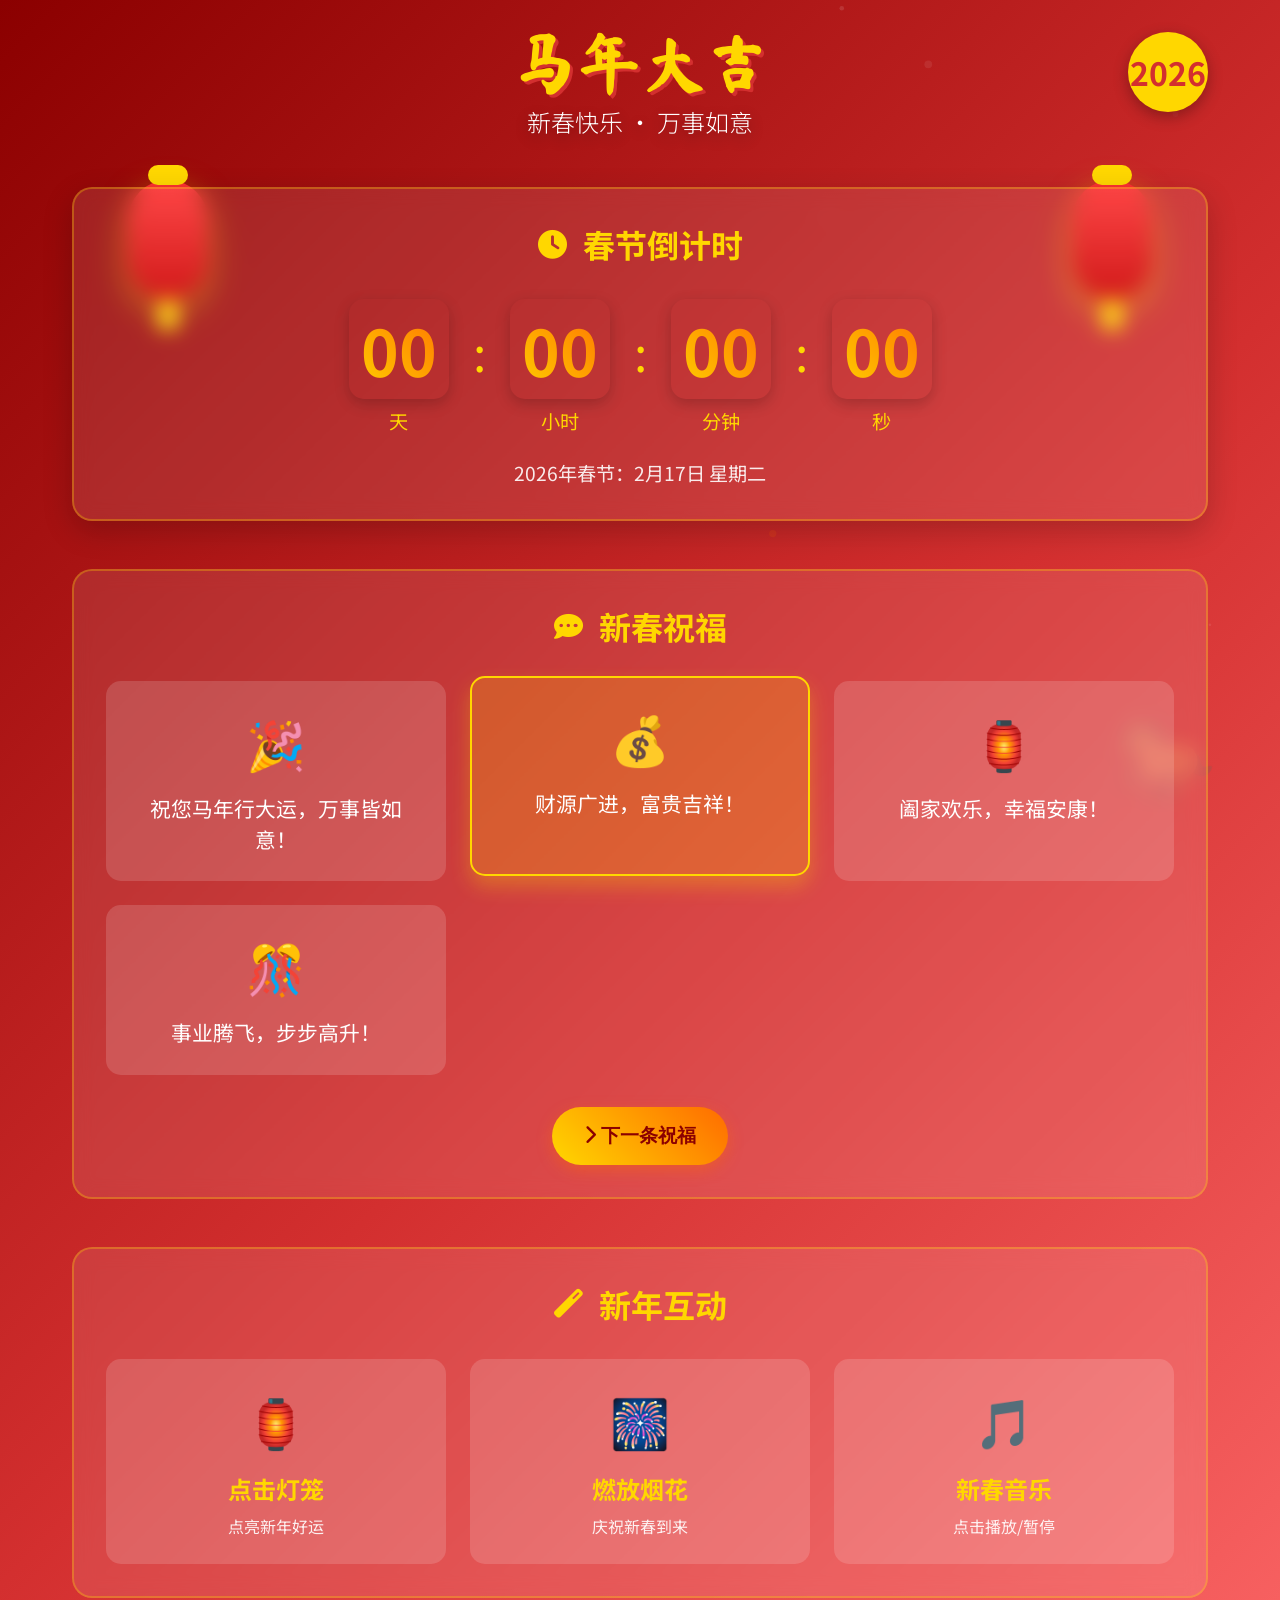
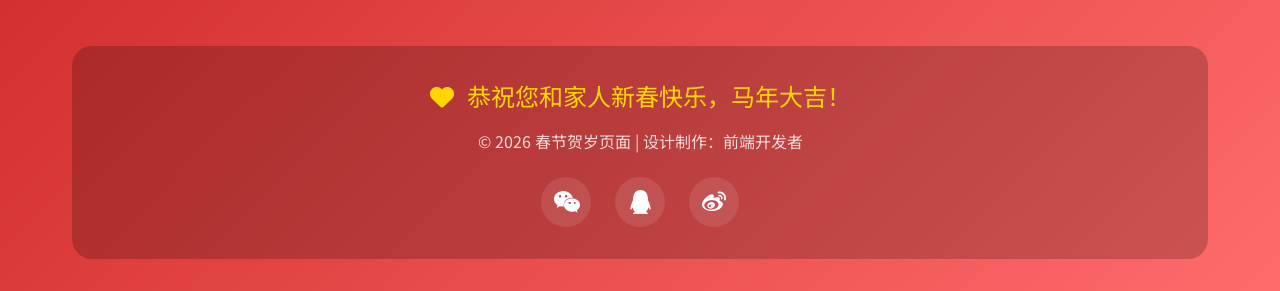
<file: newyear/index.html>
<!DOCTYPE html>
<html lang="zh-CN">

<head>
    <meta charset="UTF-8">
    <meta name="viewport" content="width=device-width, initial-scale=1.0">
    <title>马年大吉 - 春节贺岁</title>
    <link rel="stylesheet" href="style.css">
    <link rel="stylesheet" href="https://cdnjs.cloudflare.com/ajax/libs/font-awesome/6.4.0/css/all.min.css">
    <link href="https://fonts.googleapis.com/css2?family=Ma+Shan+Zheng&family=Noto+Sans+SC:wght@300;400;700&display=swap" rel="stylesheet">
    <link rel="icon" href="data:image/svg+xml,<svg xmlns=%22http://www.w3.org/2000/svg%22 viewBox=%220 0 100 100%22><text y=%22.9em%22 font-size=%2290%22>🐎</text></svg>">
</head>

<body>
    <!-- 背景装饰元素 -->
    <div class="bg-decoration">
        <div class="lantern left-lantern"></div>
        <div class="lantern right-lantern"></div>
        <div class="fu-character">福</div>
        <div class="fu-character">福</div>
        <div class="fu-character">福</div>
        <div class="horse-decoration">🐎</div>
    </div>

    <!-- 烟花画布 -->
    <canvas id="fireworksCanvas"></canvas>

    <!-- 主容器 -->
    <div class="container">
        <!-- 头部 -->
        <header class="header">
            <h1 class="title">
                <span class="title-text">马年大吉</span>
                <span class="title-sub">新春快乐 · 万事如意</span>
            </h1>
            <div class="year-badge">2026</div>
        </header>

        <!-- 倒计时区域 -->
        <section class="countdown-section">
            <h2 class="section-title">
                <i class="fas fa-clock"></i> 春节倒计时
            </h2>
            <div class="countdown-container">
                <div class="countdown-item">
                    <div class="countdown-number" id="days">00</div>
                    <div class="countdown-label">天</div>
                </div>
                <div class="countdown-separator">:</div>
                <div class="countdown-item">
                    <div class="countdown-number" id="hours">00</div>
                    <div class="countdown-label">小时</div>
                </div>
                <div class="countdown-separator">:</div>
                <div class="countdown-item">
                    <div class="countdown-number" id="minutes">00</div>
                    <div class="countdown-label">分钟</div>
                </div>
                <div class="countdown-separator">:</div>
                <div class="countdown-item">
                    <div class="countdown-number" id="seconds">00</div>
                    <div class="countdown-label">秒</div>
                </div>
            </div>
            <p class="countdown-date">2026年春节：2月17日 星期二</p>
        </section>

        <!-- 祝福语区域 -->
        <section class="blessings-section">
            <h2 class="section-title">
                <i class="fas fa-comment-dots"></i> 新春祝福
            </h2>
            <div class="blessings-container">
                <div class="blessing-card active" id="blessing1">
                    <div class="blessing-icon">🎉</div>
                    <p class="blessing-text">祝您马年行大运，万事皆如意！</p>
                </div>
                <div class="blessing-card" id="blessing2">
                    <div class="blessing-icon">💰</div>
                    <p class="blessing-text">财源广进，富贵吉祥！</p>
                </div>
                <div class="blessing-card" id="blessing3">
                    <div class="blessing-icon">🏮</div>
                    <p class="blessing-text">阖家欢乐，幸福安康！</p>
                </div>
                <div class="blessing-card" id="blessing4">
                    <div class="blessing-icon">🎊</div>
                    <p class="blessing-text">事业腾飞，步步高升！</p>
                </div>
            </div>
            <button class="next-blessing-btn" id="nextBlessing">
                <i class="fas fa-chevron-right"></i> 下一条祝福
            </button>
        </section>

        <!-- 交互区域 -->
        <section class="interactive-section">
            <h2 class="section-title">
                <i class="fas fa-magic"></i> 新年互动
            </h2>
            <div class="interactive-container">
                <div class="interactive-item" id="lanternClick">
                    <div class="interactive-icon">🏮</div>
                    <p class="interactive-text">点击灯笼</p>
                    <p class="interactive-desc">点亮新年好运</p>
                </div>
                <div class="interactive-item" id="fireworksBtn">
                    <div class="interactive-icon">🎆</div>
                    <p class="interactive-text">燃放烟花</p>
                    <p class="interactive-desc">庆祝新春到来</p>
                </div>
                <div class="interactive-item" id="musicToggle">
                    <div class="interactive-icon">🎵</div>
                    <p class="interactive-text">新春音乐</p>
                    <p class="interactive-desc">点击播放/暂停</p>
                </div>
            </div>
        </section>

        <!-- 底部 -->
        <footer class="footer">
            <p class="footer-text">
                <i class="fas fa-heart"></i> 恭祝您和家人新春快乐，马年大吉！
            </p>
            <p class="footer-copyright">
                © 2026 春节贺岁页面 | 设计制作：前端开发者
            </p>
            <div class="social-icons">
                <div class="social-icon"><i class="fab fa-weixin"></i></div>
                <div class="social-icon"><i class="fab fa-qq"></i></div>
                <div class="social-icon"><i class="fab fa-weibo"></i></div>
            </div>
        </footer>
    </div>

    <!-- 音频元素 -->
    <audio id="newYearMusic" loop>
        <source src="https://assets.mixkit.co/music/preview/mixkit-happy-new-year-2025-1294.mp3" type="audio/mpeg">
    </audio>
    <audio id="lanternSound">
        <source src="https://assets.mixkit.co/sfx/preview/mixkit-bell-notification-933.mp3" type="audio/mpeg">
    </audio>

    <script src="script.js"></script>
</body>

</html>
</file>
<file: newyear/style.css>
/* 基础重置和全局样式 */

* {
    margin: 0;
    padding: 0;
    box-sizing: border-box;
}

body {
    font-family: 'Noto Sans SC', sans-serif;
    background: linear-gradient(135deg, #8b0000 0%, #d32f2f 50%, #ff6b6b 100%);
    color: #fff;
    min-height: 100vh;
    overflow-x: hidden;
    position: relative;
}


/* 背景装饰元素 */

.bg-decoration {
    position: fixed;
    top: 0;
    left: 0;
    width: 100%;
    height: 100%;
    pointer-events: none;
    z-index: -1;
}


/* 灯笼样式 */

.lantern {
    position: absolute;
    width: 80px;
    height: 120px;
    background: linear-gradient(to bottom, #ff3333, #cc0000);
    border-radius: 40px;
    box-shadow: 0 10px 30px rgba(255, 215, 0, 0.5);
    top: 20%;
}

.left-lantern {
    left: 10%;
    animation: swingLeft 4s ease-in-out infinite;
}

.right-lantern {
    right: 10%;
    animation: swingRight 4s ease-in-out infinite 0.5s;
}

.lantern::before {
    content: '';
    position: absolute;
    top: -15px;
    left: 50%;
    transform: translateX(-50%);
    width: 40px;
    height: 20px;
    background: #ffd700;
    border-radius: 10px;
}

.lantern::after {
    content: '';
    position: absolute;
    bottom: -30px;
    left: 50%;
    transform: translateX(-50%);
    width: 20px;
    height: 30px;
    background: #ffd700;
    border-radius: 5px;
}


/* 福字样式 */

.fu-character {
    position: absolute;
    font-size: 3rem;
    font-family: 'Ma Shan Zheng', cursive;
    color: #ffd700;
    opacity: 0.7;
    animation: floatDown 15s linear infinite;
}

.fu-character:nth-child(3) {
    left: 15%;
    top: -50px;
    animation-delay: 0s;
}

.fu-character:nth-child(4) {
    left: 50%;
    top: -50px;
    animation-delay: 5s;
}

.fu-character:nth-child(5) {
    left: 80%;
    top: -50px;
    animation-delay: 10s;
}


/* 马装饰 */

.horse-decoration {
    position: absolute;
    font-size: 5rem;
    bottom: 10%;
    right: 5%;
    opacity: 0.3;
    animation: horseMove 20s linear infinite;
}


/* 烟花画布 */

#fireworksCanvas {
    position: fixed;
    top: 0;
    left: 0;
    width: 100%;
    height: 100%;
    pointer-events: none;
    z-index: -1;
}


/* 主容器 */

.container {
    max-width: 1200px;
    margin: 0 auto;
    padding: 2rem;
    position: relative;
    z-index: 1;
}


/* 头部样式 */

.header {
    text-align: center;
    margin-bottom: 3rem;
    position: relative;
}

.title {
    font-size: 4rem;
    margin-bottom: 1rem;
    text-shadow: 0 5px 15px rgba(0, 0, 0, 0.3);
}

.title-text {
    display: block;
    font-family: 'Ma Shan Zheng', cursive;
    color: #ffd700;
    text-shadow: 3px 3px 0 #d32f2f;
}

.title-sub {
    display: block;
    font-size: 1.5rem;
    color: #fff;
    margin-top: 0.5rem;
    font-weight: 300;
}

.year-badge {
    position: absolute;
    top: 0;
    right: 0;
    background: #ffd700;
    color: #d32f2f;
    width: 80px;
    height: 80px;
    border-radius: 50%;
    display: flex;
    align-items: center;
    justify-content: center;
    font-size: 2rem;
    font-weight: bold;
    box-shadow: 0 5px 15px rgba(0, 0, 0, 0.3);
    animation: pulse 2s infinite;
}


/* 区域标题 */

.section-title {
    font-size: 2rem;
    margin-bottom: 2rem;
    color: #ffd700;
    text-align: center;
    display: flex;
    align-items: center;
    justify-content: center;
    gap: 1rem;
}

.section-title i {
    font-size: 1.8rem;
}


/* 倒计时区域 */

.countdown-section {
    background: rgba(255, 255, 255, 0.1);
    backdrop-filter: blur(10px);
    border-radius: 20px;
    padding: 2rem;
    margin-bottom: 3rem;
    border: 2px solid rgba(255, 215, 0, 0.3);
    box-shadow: 0 10px 30px rgba(0, 0, 0, 0.2);
}

.countdown-container {
    display: flex;
    justify-content: center;
    align-items: center;
    gap: 1.5rem;
    margin-bottom: 1.5rem;
}

.countdown-item {
    text-align: center;
}

.countdown-number {
    font-size: 4rem;
    font-weight: bold;
    background: linear-gradient(45deg, #ffd700, #ff6b00);
    -webkit-background-clip: text;
    -webkit-text-fill-color: transparent;
    background-clip: text;
    min-width: 100px;
    height: 100px;
    display: flex;
    align-items: center;
    justify-content: center;
    background-color: rgba(255, 255, 255, 0.1);
    border-radius: 15px;
    box-shadow: 0 5px 15px rgba(0, 0, 0, 0.2);
    animation: countdownPulse 1s infinite;
}

.countdown-label {
    font-size: 1.2rem;
    color: #ffd700;
    margin-top: 0.5rem;
}

.countdown-separator {
    font-size: 3rem;
    color: #ffd700;
    margin-bottom: 2rem;
}

.countdown-date {
    text-align: center;
    font-size: 1.2rem;
    color: #fff;
    opacity: 0.9;
}


/* 祝福语区域 */

.blessings-section {
    background: rgba(255, 255, 255, 0.1);
    backdrop-filter: blur(10px);
    border-radius: 20px;
    padding: 2rem;
    margin-bottom: 3rem;
    border: 2px solid rgba(255, 215, 0, 0.3);
}

.blessings-container {
    display: grid;
    grid-template-columns: repeat(auto-fit, minmax(250px, 1fr));
    gap: 1.5rem;
    margin-bottom: 2rem;
}

.blessing-card {
    background: rgba(255, 255, 255, 0.15);
    border-radius: 15px;
    padding: 1.5rem;
    text-align: center;
    transition: all 0.3s ease;
    border: 2px solid transparent;
}

.blessing-card.active {
    background: rgba(255, 215, 0, 0.2);
    border-color: #ffd700;
    transform: translateY(-5px);
    box-shadow: 0 10px 20px rgba(255, 215, 0, 0.3);
}

.blessing-icon {
    font-size: 3rem;
    margin-bottom: 1rem;
}

.blessing-text {
    font-size: 1.3rem;
    line-height: 1.5;
}

.next-blessing-btn {
    display: block;
    margin: 0 auto;
    padding: 1rem 2rem;
    background: linear-gradient(45deg, #ffd700, #ff6b00);
    color: #8b0000;
    border: none;
    border-radius: 50px;
    font-size: 1.2rem;
    font-weight: bold;
    cursor: pointer;
    transition: all 0.3s ease;
    box-shadow: 0 5px 15px rgba(255, 107, 0, 0.4);
}

.next-blessing-btn:hover {
    transform: translateY(-3px);
    box-shadow: 0 8px 20px rgba(255, 107, 0, 0.6);
}

.next-blessing-btn:active {
    transform: translateY(0);
}


/* 交互区域 */

.interactive-section {
    background: rgba(255, 255, 255, 0.1);
    backdrop-filter: blur(10px);
    border-radius: 20px;
    padding: 2rem;
    margin-bottom: 3rem;
    border: 2px solid rgba(255, 215, 0, 0.3);
}

.interactive-container {
    display: grid;
    grid-template-columns: repeat(auto-fit, minmax(200px, 1fr));
    gap: 1.5rem;
}

.interactive-item {
    background: rgba(255, 255, 255, 0.15);
    border-radius: 15px;
    padding: 1.5rem;
    text-align: center;
    cursor: pointer;
    transition: all 0.3s ease;
    border: 2px solid transparent;
}

.interactive-item:hover {
    background: rgba(255, 215, 0, 0.2);
    border-color: #ffd700;
    transform: translateY(-5px);
    box-shadow: 0 10px 20px rgba(255, 215, 0, 0.3);
}

.interactive-icon {
    font-size: 3rem;
    margin-bottom: 1rem;
}

.interactive-text {
    font-size: 1.5rem;
    font-weight: bold;
    color: #ffd700;
    margin-bottom: 0.5rem;
}

.interactive-desc {
    font-size: 1rem;
    opacity: 0.9;
}


/* 底部样式 */

.footer {
    text-align: center;
    padding: 2rem;
    background: rgba(0, 0, 0, 0.2);
    border-radius: 20px;
    margin-top: 2rem;
}

.footer-text {
    font-size: 1.5rem;
    margin-bottom: 1rem;
    color: #ffd700;
}

.footer-text i {
    margin-right: 0.5rem;
}

.footer-copyright {
    font-size: 1rem;
    opacity: 0.8;
    margin-bottom: 1.5rem;
}

.social-icons {
    display: flex;
    justify-content: center;
    gap: 1.5rem;
}

.social-icon {
    width: 50px;
    height: 50px;
    background: rgba(255, 255, 255, 0.1);
    border-radius: 50%;
    display: flex;
    align-items: center;
    justify-content: center;
    font-size: 1.5rem;
    cursor: pointer;
    transition: all 0.3s ease;
}

.social-icon:hover {
    background: rgba(255, 215, 0, 0.3);
    transform: translateY(-3px);
}


/* 动画定义 */

@keyframes swingLeft {
    0%,
    100% {
        transform: rotate(-5deg);
    }
    50% {
        transform: rotate(5deg);
    }
}

@keyframes swingRight {
    0%,
    100% {
        transform: rotate(5deg);
    }
    50% {
        transform: rotate(-5deg);
    }
}

@keyframes floatDown {
    0% {
        transform: translateY(-100px) rotate(0deg);
        opacity: 0;
    }
    10% {
        opacity: 0.7;
    }
    90% {
        opacity: 0.7;
    }
    100% {
        transform: translateY(100vh) rotate(360deg);
        opacity: 0;
    }
}

@keyframes horseMove {
    0%,
    100% {
        transform: translateX(0) scale(1);
    }
    25% {
        transform: translateX(-50px) scale(1.1);
    }
    50% {
        transform: translateX(0) scale(1);
    }
    75% {
        transform: translateX(50px) scale(0.9);
    }
}

@keyframes pulse {
    0%,
    100% {
        transform: scale(1);
    }
    50% {
        transform: scale(1.1);
    }
}

@keyframes countdownPulse {
    0%,
    100% {
        transform: scale(1);
    }
    50% {
        transform: scale(1.05);
    }
}


/* 响应式设计 */

@media (max-width: 768px) {
    .title {
        font-size: 2.5rem;
    }
    .title-sub {
        font-size: 1.2rem;
    }
    .year-badge {
        width: 60px;
        height: 60px;
        font-size: 1.5rem;
        position: relative;
        margin: 0 auto 1rem;
    }
    .countdown-number {
        font-size: 2.5rem;
        min-width: 70px;
        height: 70px;
    }
    .countdown-container {
        gap: 0.5rem;
    }
    .countdown-separator {
        font-size: 2rem;
        margin-bottom: 1.5rem;
    }
    .section-title {
        font-size: 1.5rem;
    }
    .blessings-container {
        grid-template-columns: 1fr;
    }
    .interactive-container {
        grid-template-columns: 1fr;
    }
    .lantern {
        width: 50px;
        height: 80px;
    }
    .fu-character {
        font-size: 2rem;
    }
}

@media (max-width: 480px) {
    .container {
        padding: 1rem;
    }
    .title {
        font-size: 2rem;
    }
    .countdown-number {
        font-size: 2rem;
        min-width: 60px;
        height: 60px;
    }
    .countdown-label {
        font-size: 1rem;
    }
}
</file>
